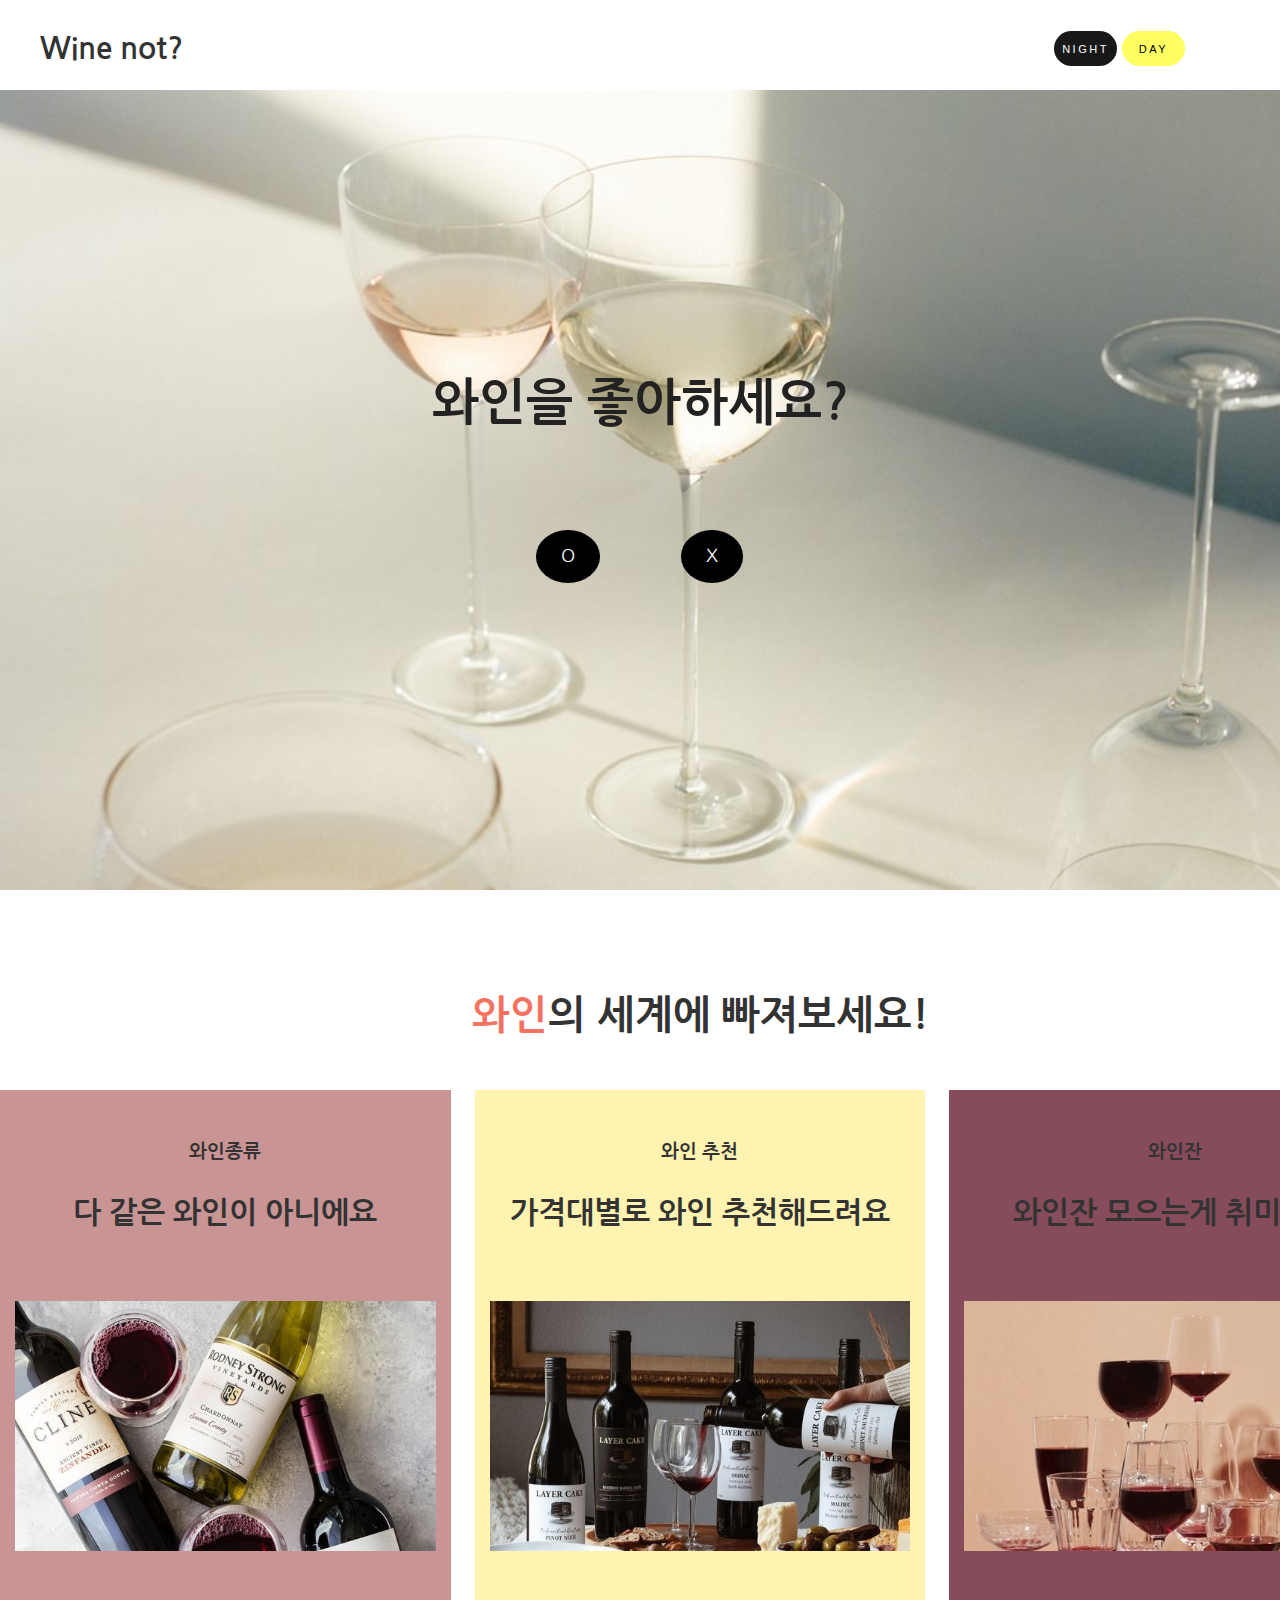
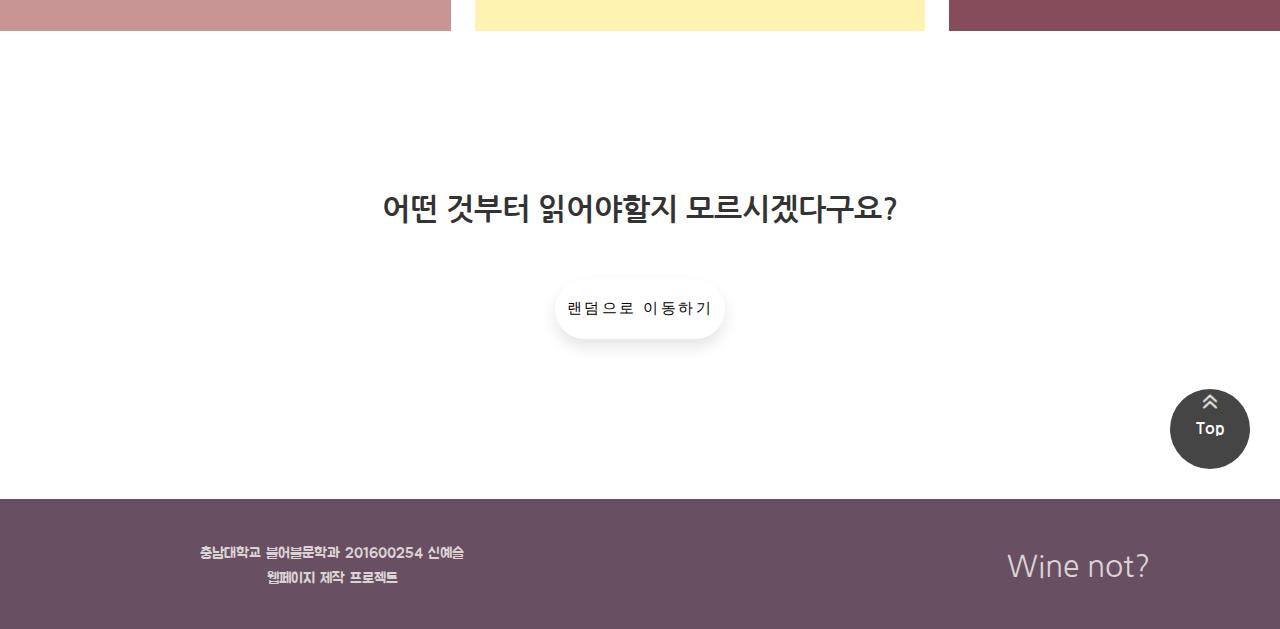
<file: index.html>
<!DOCTYPE html>
<html lang="ko">
<head>
    <meta charset="UTF-8">
    <title>Wine not?</title>
    <link rel="stylesheet" href="style.css">
    <script src="wine.js"></script>
    <script src="http://code.jquery.com/jquery-3.5.1.js"></script>
</head>
<body>
  <div class="wrap">
      <header>
        <ul class="header-list">
            <li><div class="mainLogo">Wine not?</div></li>
            <li>
                <input class="mainBtn" type="button" value="Day" name="white" onclick="modeChD(this.name)">
                <input class="mainBtn" type="button" value="Night" name="#50021c" onclick="modeChN(this.name)">
                
                </li>
        </ul>
      </header> 

   <!-- section.main  -->
    <section class="main">
        <div class="inner">
            <div class="mainTitle">
                <h2>와인을 좋아하세요?</h2>
                <a href="javascript:scroll(900, 900)" class="btnYes">O</a>
                <a href="#" class="btnNo" onclick="mainAlert()">X</a>
            </div>
        </div>

    </section>


    <!-- section.happy  --> 
   <section class="happy">
       <h2 id="text"><span class="colortext" >와인</span>의 세계에 빠져보세요!</h2>
       <ul>
           <li>
               <a href="page1.html">
                   <p>와인종류</p>
                   <h3>다 같은 와인이 아니에요</h3>
                   <p class="img"><img src="img/img05.jpg" ></p>
               </a>
           </li>
           <li>
               <a href="page2.html">
                   <p>와인 추천</p>
                   <h3>가격대별로 와인 추천해드려요</h3>
                   <p class="img"><img src="img/img222.jpg" alt="img5"></p>
               </a>
           </li>
           <li>
               <a href="page3.html">
                   <p>와인잔</p>
                   <h3>와인잔 모으는게 취미예요</h3>
                   <p class="img"><img src="img/img177.jpg" alt="img5"></p>
               </a>
           </li>
       </ul>
   </section> 

   <!-- section.random  -->

   <section class="random">
       <h2 id="which">어떤 것부터 읽어야할지 모르시겠다구요?</h2>
       <input type="button" value="랜덤으로 이동하기" onclick="load()">
   </section>


   <!-- section.disqus  -->
   <section class="disqus">

   
   <div id="disqus_thread"></div>
    <script>
    /**
    *  RECOMMENDED CONFIGURATION VARIABLES: EDIT AND UNCOMMENT THE SECTION BELOW TO INSERT DYNAMIC VALUES FROM YOUR PLATFORM OR CMS.
    *  LEARN WHY DEFINING THESE VARIABLES IS IMPORTANT: https://disqus.com/admin/universalcode/#configuration-variables    */
    /*
    var disqus_config = function () {
    this.page.url = PAGE_URL;  // Replace PAGE_URL with your page's canonical URL variable
    this.page.identifier = PAGE_IDENTIFIER; // Replace PAGE_IDENTIFIER with your page's unique identifier variable
    };
    */
    (function() { // DON'T EDIT BELOW THIS LINE
    var d = document, s = d.createElement('script');
    s.src = 'https://project-ucxaqgcarm.disqus.com/embed.js';
    s.setAttribute('data-timestamp', +new Date());
    (d.head || d.body).appendChild(s);
    })();
</script>
<noscript>Please enable JavaScript to view the <a href="https://disqus.com/?ref_noscript">comments powered by Disqus.</a></noscript>
</section>
    <!-- section.top  -->
      <a class="top" href="javascript:scroll(0,0)"><p>Top</p> </a>


    <!-- section.footer  -->
      <footer>
          <div class="adress">
             <p class="fname"> 
                충남대학교 불어불문학과 201600254 신예슬<br>
                웹페이지 제작 프로젝트
             </p>
             <p class="flogo"><a href="index.html">Wine not?</a></p>
          </div>
      </footer>
       
     
  </div> 
</body>
</html>
</file>
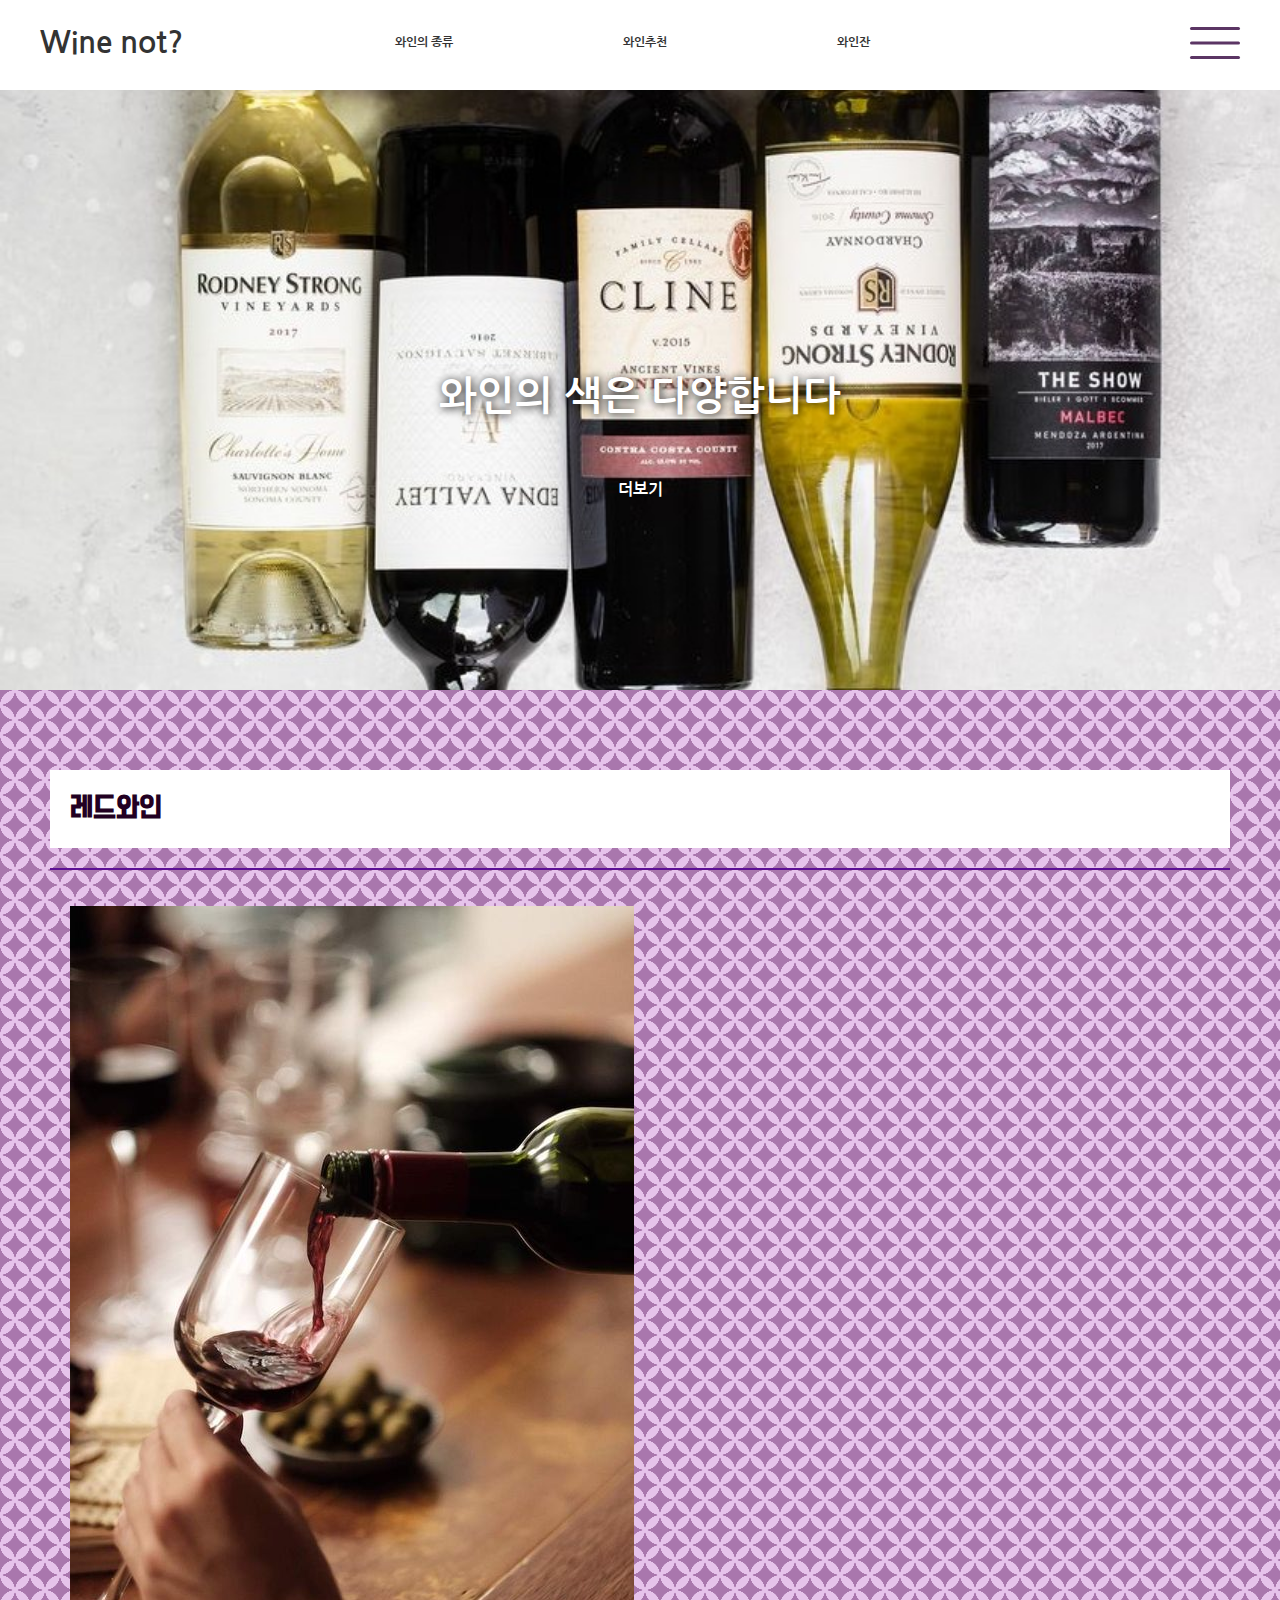
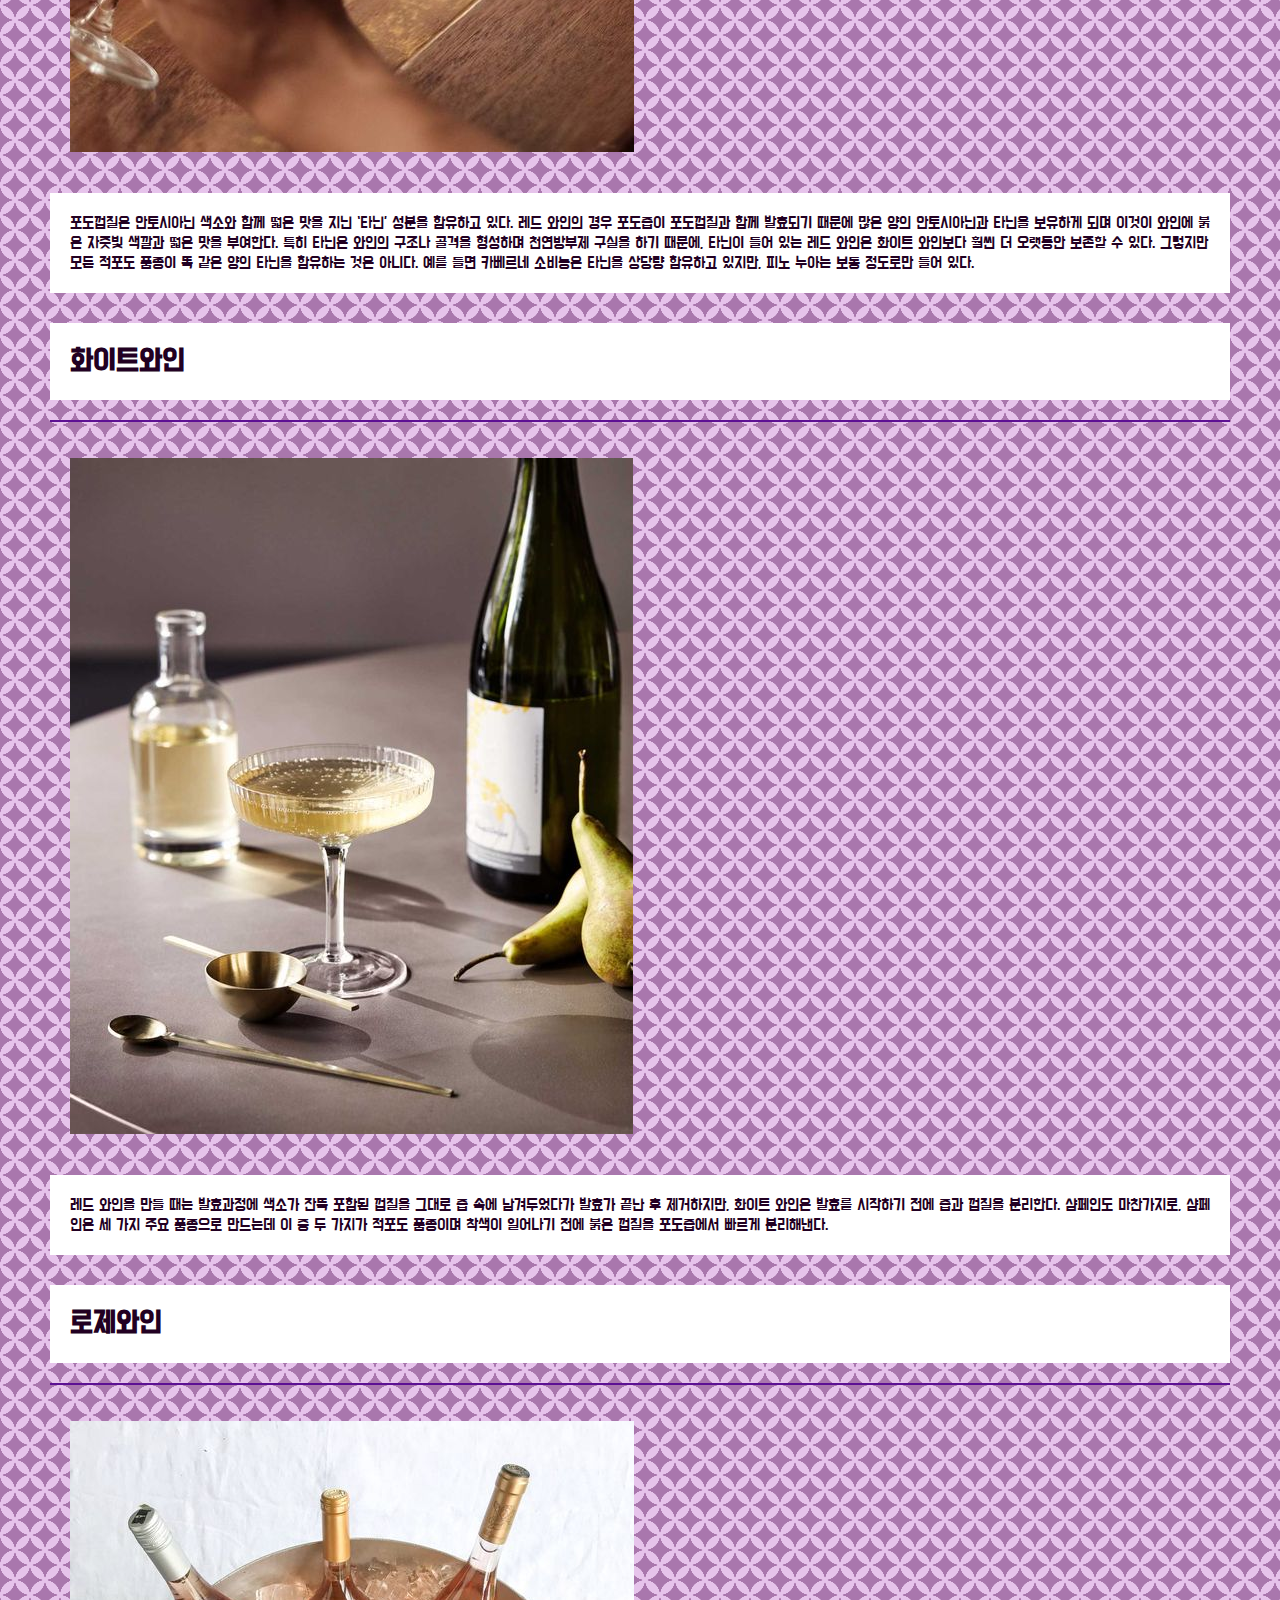
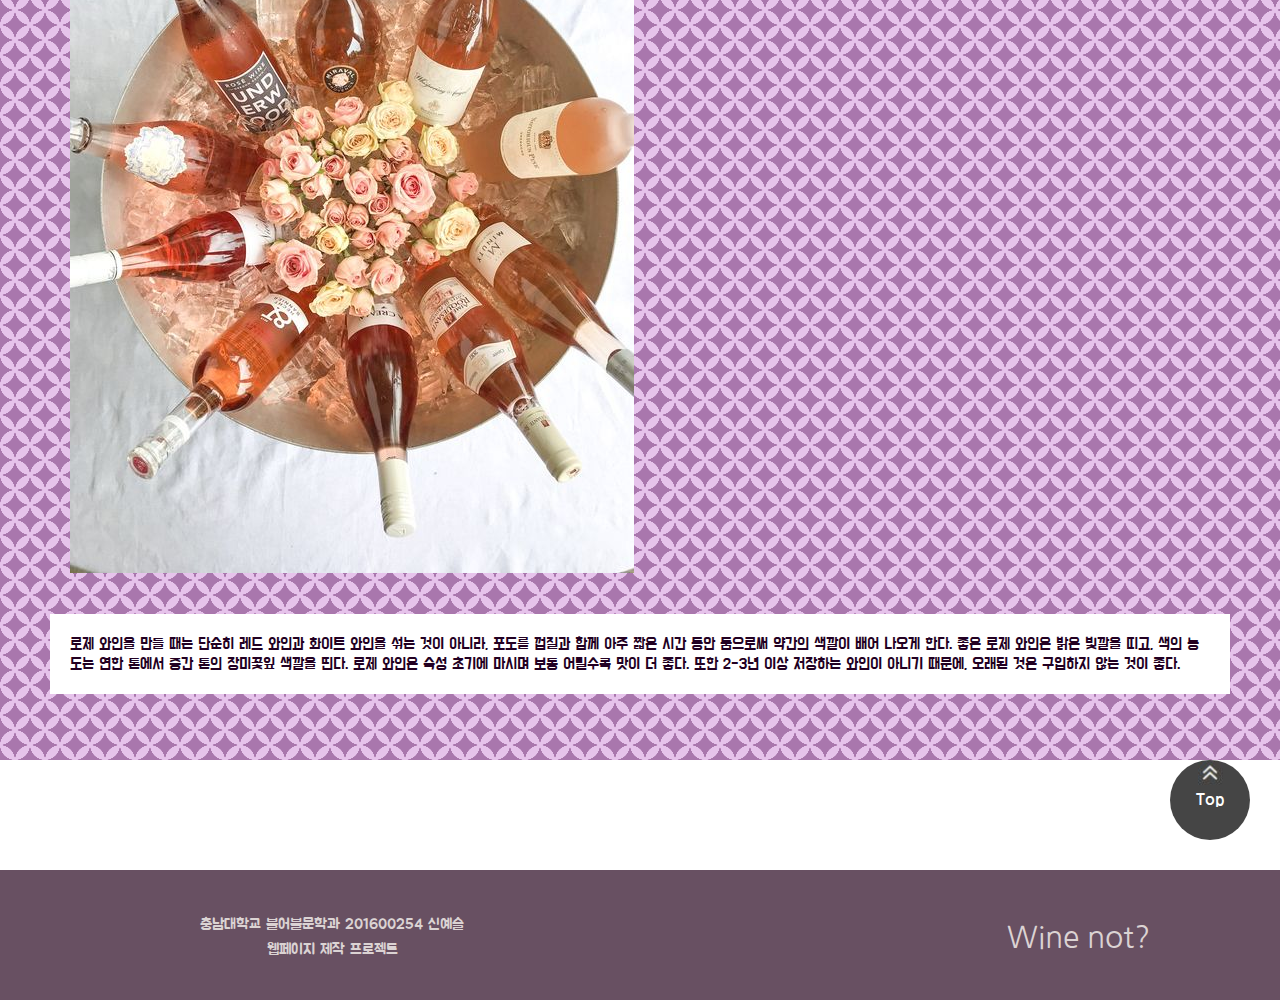
<file: page1.html>
<!DOCTYPE html>
<html lang="ko">
<head>
    <meta charset="UTF-8">
    <title>Wine not?</title>
    <link rel="stylesheet" href="style.css">
    <script src="wine.js"></script>
    <script src="http://code.jquery.com/jquery-3.5.1.js"></script>
</head>
<body>
  <div class="wrap">
      <header>
        <ul class="header-list">
            <li><a href="index.html"><div>Wine not?</div></a></li>

            <!-- section.sidebar  -->
            <li>
                <div>
                    <ul class="menu-ul">
                        <li><a href="page1.html">와인의 종류</a></li>
                        <li><a href="page2.html">와인추천</a></li>
                        <li><a href="page3.html">와인잔</a></li>

                    </ul>
                </div>
            </li>
            <li>
                <div>
                    <input type="checkbox" id="menuicon">
                    <label for="menuicon">
                        <span></span>
                        <span></span>
                        <span></span>
                    </label>
                    <div class="sidebar">
                        <ul class="sitemap-ul">
                            <li><a href="#"></a>
                                <ul>
                                    <li><a href="page1.html">첫번째 글</a></li>
                                </ul>
                            </li>
                            <li><a href="#"></a>
                                <ul>
                                    <li><a href="page2.html">첫번째 글</a></li>
                                </ul>
                            </li>
                            <li><a href="#"></a>
                                <ul>
                                    <li><a href="page3.html">첫번째 글</a></li>
                                </ul>
                            </li>
                        </ul>
                    </div>			
                </div>
            </li>
        </ul>
      </header> 


    <!-- section.title  -->
    <section class="title1">
        <div class="inner">
            <div class="mainTitle">
                <h2>와인의 색은 다양합니다</h2>
                <a href="javascript:scroll(700, 700)" class="goDown"><p>더보기</p> </a>
            </div>
        </div>

    </section>

    <!-- section.content  -->
    <section class="type">
        <h2>레드와인</h2>
        <hr>
        <p class="img"><img src="img/img07.jpg"></p>
        <p>포도껍질은 안토시아닌 색소와 함께 떫은 맛을 지닌 ‘타닌’ 성분을 함유하고 있다. 레드 와인의 경우 포도즙이 포도껍질과 함께 발효되기 때문에 많은 양의 안토시아닌과 타닌을 보유하게 되며 이것이 와인에 붉은 자줏빛 색깔과 떫은 맛을 부여한다. 특히 타닌은 와인의 구조나 골격을 형성하며 천연방부제 구실을 하기 때문에, 타닌이 들어 있는 레드 와인은 화이트 와인보다 훨씬 더 오랫동안 보존할 수 있다. 그렇지만 모든 적포도 품종이 똑 같은 양의 타닌을 함유하는 것은 아니다. 예를 들면 카베르네 소비뇽은 타닌을 상당량 함유하고 있지만, 피노 누아는 보통 정도로만 들어 있다.
            </p>
        
        <h2>화이트와인</h2>
        <hr>
        <p class="img"><img src="img/img23.jpg"></p>
        <p>레드 와인을 만들 때는 발효과정에 색소가 잔뜩 포함된 껍질을 그대로 즙 속에 남겨두었다가 발효가 끝난 후 제거하지만, 화이트 와인은 발효를 시작하기 전에 즙과 껍질을 분리한다. 샴페인도 마찬가지로, 샴페인은 세 가지 주요 품종으로 만드는데 이 중 두 가지가 적포도 품종이며 착색이 일어나기 전에 붉은 껍질을 포도즙에서 빠르게 분리해낸다.
            </p>
        
        <h2>로제와인</h2>
        <hr>
        <p class="img"><img src="img/img06.jpg"></p>
        <p>로제 와인을 만들 때는 단순히 레드 와인과 화이트 와인을 섞는 것이 아니라, 포도를 껍질과 함께 아주 짧은 시간 동안 둠으로써 약간의 색깔이 배어 나오게 한다. 좋은 로제 와인은 밝은 빛깔을 띠고, 색의 농도는 연한 톤에서 중간 톤의 장미꽃잎 색깔을 띤다. 로제 와인은 숙성 초기에 마시며 보통 어릴수록 맛이 더 좋다. 또한 2-3년 이상 저장하는 와인이 아니기 때문에, 오래된 것은 구입하지 않는 것이 좋다.
            </p>
        
    </section>
  
    
            <!-- section.top  -->
           <a class="top" href="javascript:scroll(0,0)"><p>Top</p> </a>



          <!-- section.footer  -->
          <footer>
              <div class="adress">
                 <p class="fname"> 
                    충남대학교 불어불문학과 201600254 신예슬<br>
                    웹페이지 제작 프로젝트
                 </p>
                 <p class="flogo"><a href="index.html">Wine not?</a></p>
              </div>
          </footer>
     
              
                    
  
     
  </div> 
</body>
</html>
</file>
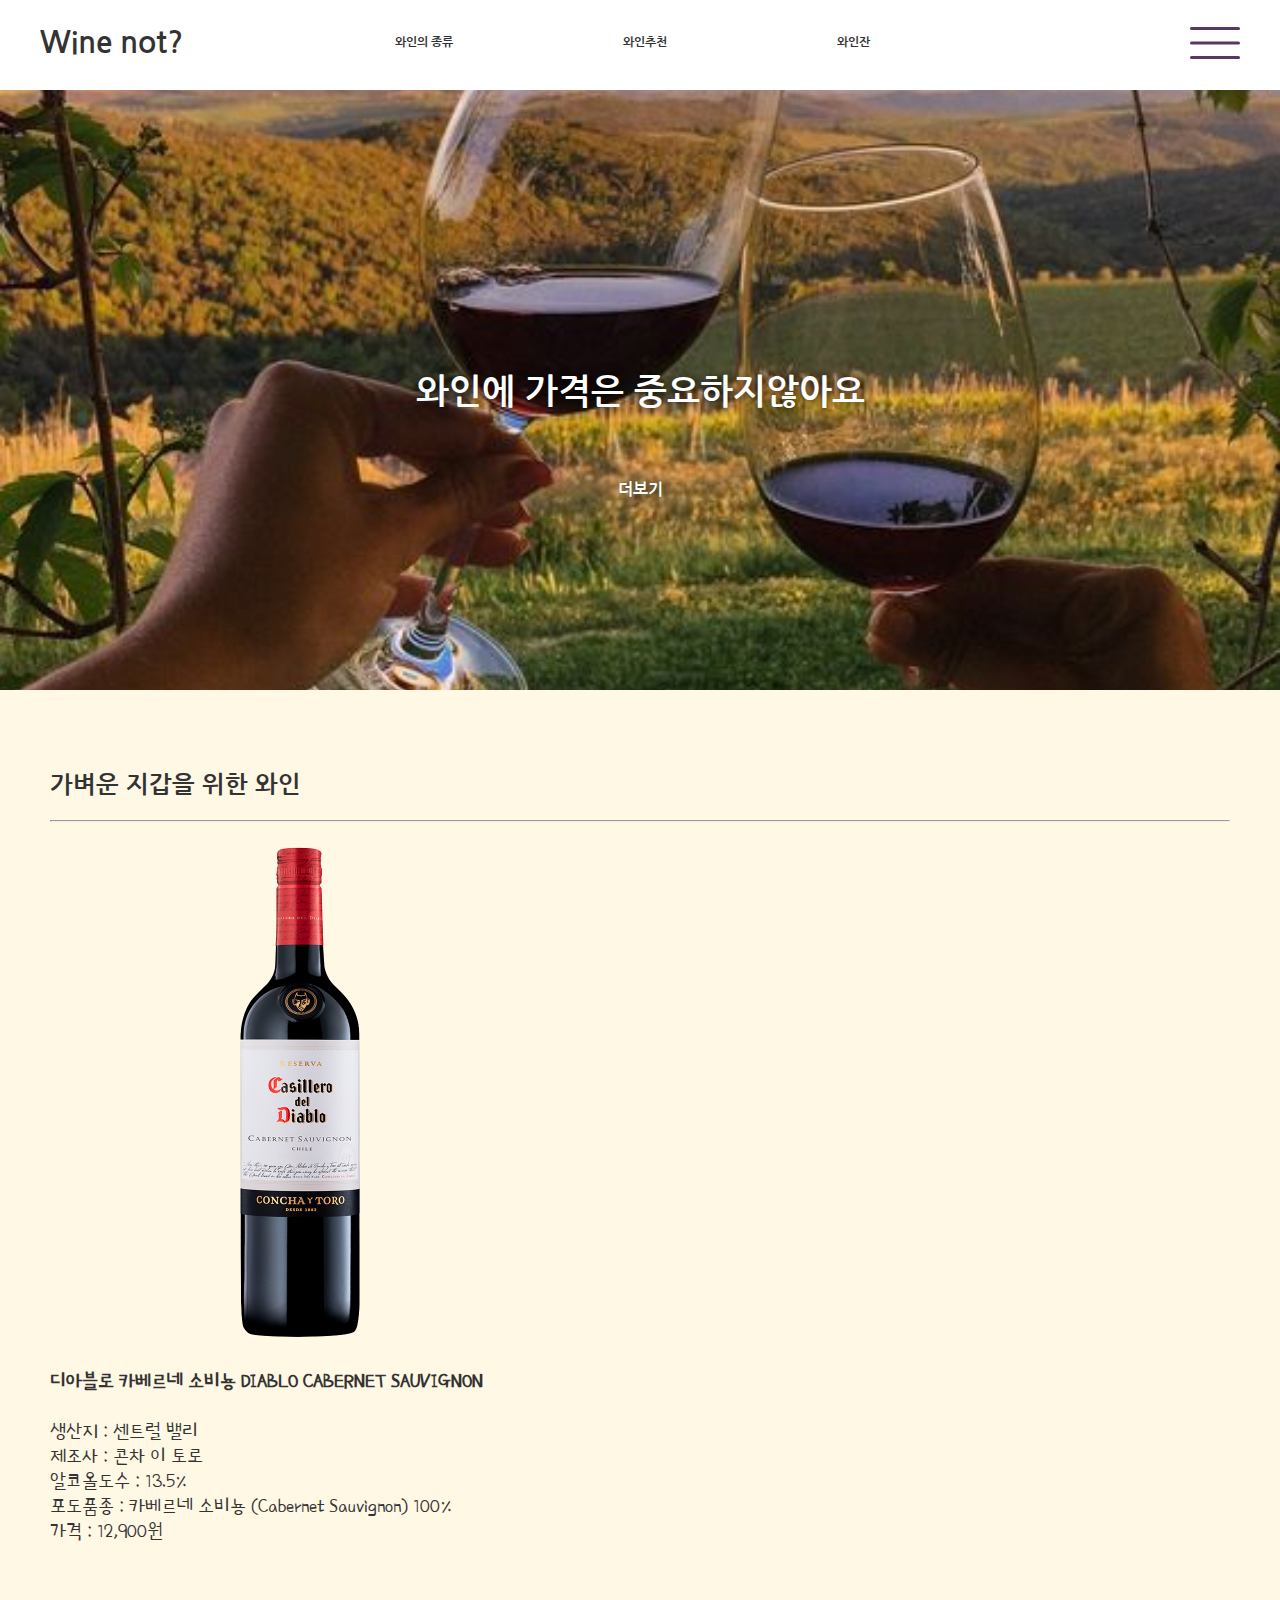
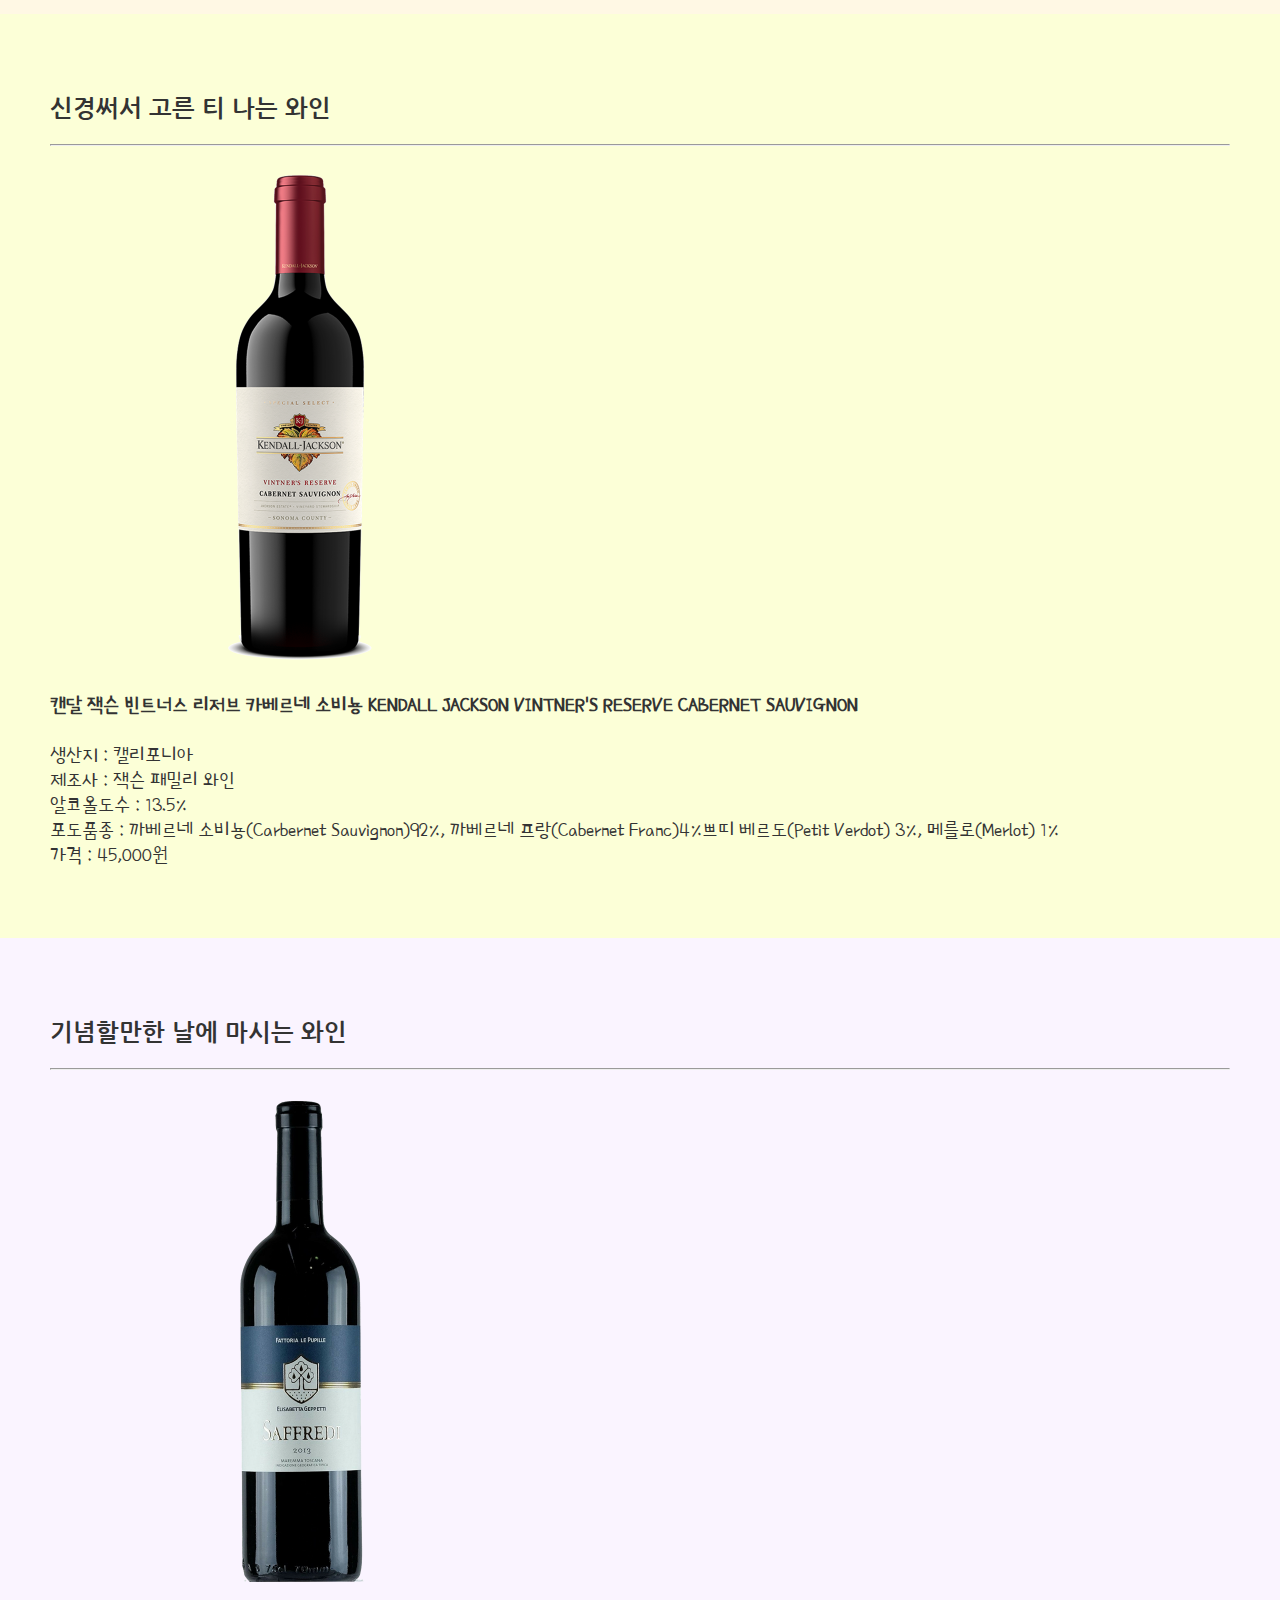
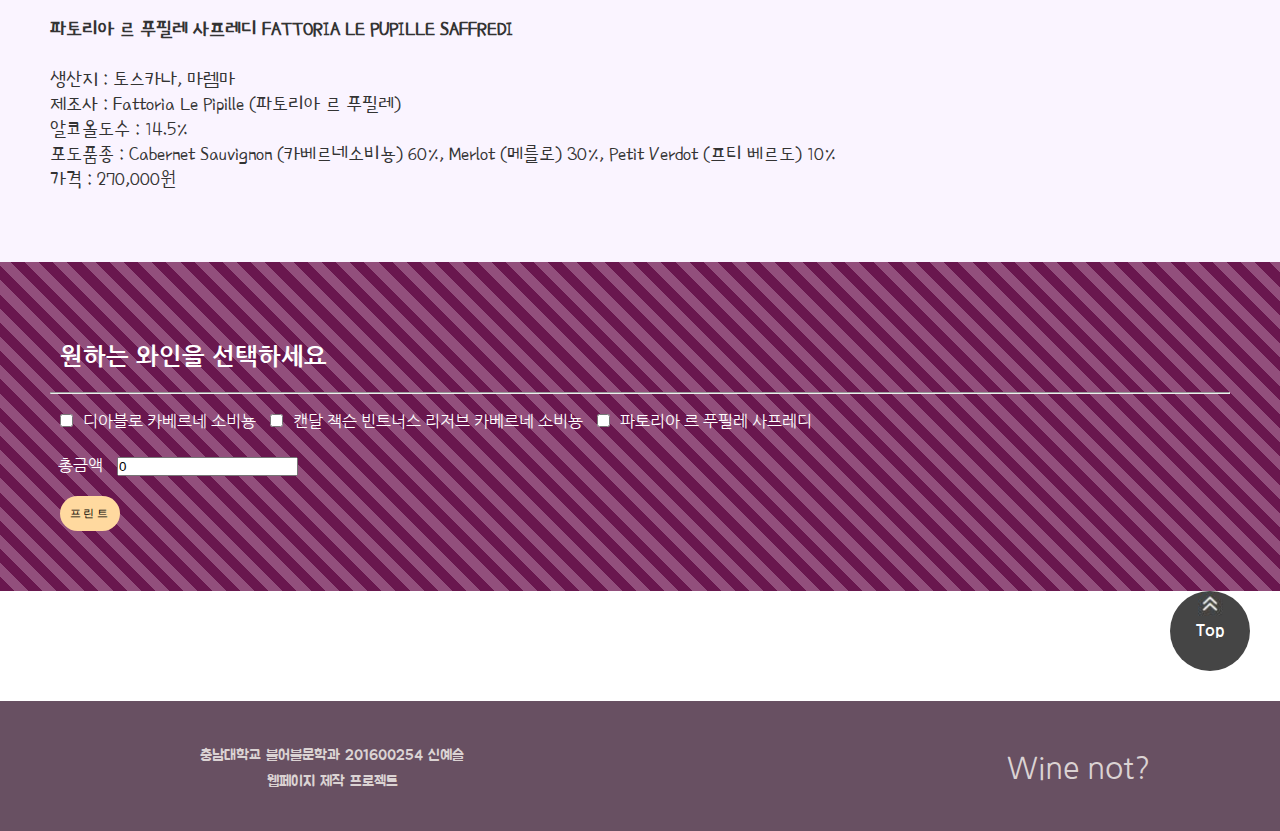
<file: page2.html>
<!DOCTYPE html>
<html lang="ko">
<head>
    <meta charset="UTF-8">
    <title>Wine not?</title>
    <link rel="stylesheet" href="style.css">
    <script src="wine.js"></script>
    <script src="http://code.jquery.com/jquery-3.5.1.js"></script>
</head>
<body>
  <div class="wrap">
      <header>
        <ul class="header-list">
            <li><a href="index.html"><div>Wine not?</div></a></li>

            <!-- section.sidebar  -->
            <li>
                <div>
                    <ul class="menu-ul">
                        <li><a href="page1.html">와인의 종류</a></li>
                        <li><a href="page2.html">와인추천</a></li>
                        <li><a href="page3.html">와인잔</a></li>

                    </ul>
                </div>
            </li>
            <li>
                <div>
                    <input type="checkbox" id="menuicon">
                    <label for="menuicon">
                        <span></span>
                        <span></span>
                        <span></span>
                    </label>
                    <div class="sidebar">
                        <ul class="sitemap-ul">
                            <li><a href="#"></a>
                                <ul>
                                    <li><a href="page1.html">첫번째 글</a></li>
                                </ul>
                            </li>
                            <li><a href="#"></a>
                                <ul>
                                    <li><a href="page2.html">첫번째 글</a></li>
                                </ul>
                            </li>
                            <li><a href="#"></a>
                                <ul>
                                    <li><a href="page3.html">첫번째 글</a></li>
                                </ul>
                            </li>
                        </ul>
                    </div>			
                </div>
            </li>
        </ul>
      </header> 
    
    
   <!-- section.title  -->
    <section class="title2">
        <div class="inner">
            <div class="mainTitle">
                <h3>와인에 가격은 중요하지않아요</h3>
                <a href="javascript:scroll(700, 700)" class="goDown"><p>더보기</p> </a>
            </div>
        </div>
    </section>


    <!-- section.content  -->

    <section class="lowP">
        <h2>가벼운 지갑을 위한 와인</h2>
        <hr>
        <p class="img"><img src="img/wine1.png"></p>
        <p><span>디아블로 카베르네 소비뇽
            DIABLO CABERNET SAUVIGNON</span><br><br>
            생산지 : 센트럴 밸리<br>
            제조사 : 콘차 이 토로<br>
            알코올도수 : 13.5%<br>
            포도품종 : 카베르네 소비뇽 (Cabernet Sauvignon) 100%<br>
            가격 : 12,900원
        </p>
    </section>
    <section class="mediumP">
        <h2>신경써서 고른 티 나는 와인</h2>
        <hr>
        <p class="img"><img src="img/wine2.png"></p>
        <p><span>캔달 잭슨 빈트너스 리저브 카베르네 소비뇽
            KENDALL JACKSON VINTNER'S RESERVE CABERNET SAUVIGNON</span><br><br>
            
             생산지 : 캘리포니아<br>
             제조사 : 잭슨 패밀리 와인<br>
             알코올도수 : 13.5%<br>
             포도품종 : 까베르네 소비뇽(Carbernet Sauvignon)92%, 까베르네 프랑(Cabernet Franc)4%쁘띠 베르도(Petit Verdot) 3%, 메를로(Merlot) 1%<br>
             가격 : 45,000원
            </p>
             
        
    </section>
    <section class="highP">
        <h2>기념할만한 날에 마시는 와인</h2>
        <hr>
        <p class="img"><img src="img/wine3.png"></p>
        <p><span>파토리아 르 푸필레 사프레디
            FATTORIA LE PUPILLE SAFFREDI</span><br><br>
            생산지 : 토스카나, 마렘마<br>
            제조사 : Fattoria Le Pipille (파토리아 르 푸필레)<br>
            알코올도수 : 14.5%<br>
            포도품종 : Cabernet Sauvignon (카베르네소비뇽) 60%, Merlot (메를로) 30%, Petit Verdot (프티 베르도) 10%<br>
            가격 : 270,000원
        </p>
            
        
    </section>

    <!-- section.cal  -->

    <scetion class="cal">
        <h2>원하는 와인을 선택하세요</h2>
        <hr>
        <input type="checkbox" name="wine1" value="12900" onclick="calc(this)">디아블로 카베르네 소비뇽
        <input type="checkbox" name="wine2" value="45000" onclick="calc(this)">캔달 잭슨 빈트너스 리저브 카베르네 소비뇽
        <input type="checkbox" name="wine3" value="270000" onclick="calc(this)">파토리아 르 푸필레 사프레디<br>
        &nbsp; 총금액 <input type="text" id="sumtext" value="0" > 
        <input type="button" class="print" value="프린트"
        onclick="window.print()">
    </scetion>

    
           <!-- section.top  -->
          <a class="top" href="javascript:scroll(0,0)"><p>Top</p> </a>

          <!-- section.footer  -->
          <footer>
              <div class="adress">
                 <p class="fname"> 
                    충남대학교 불어불문학과 201600254 신예슬<br>
                    웹페이지 제작 프로젝트
                 </p>
                 <p class="flogo"><a href="index.html">Wine not?</a></p>
              </div>
          </footer>
  

  </div> 
</body>
</html>
</file>
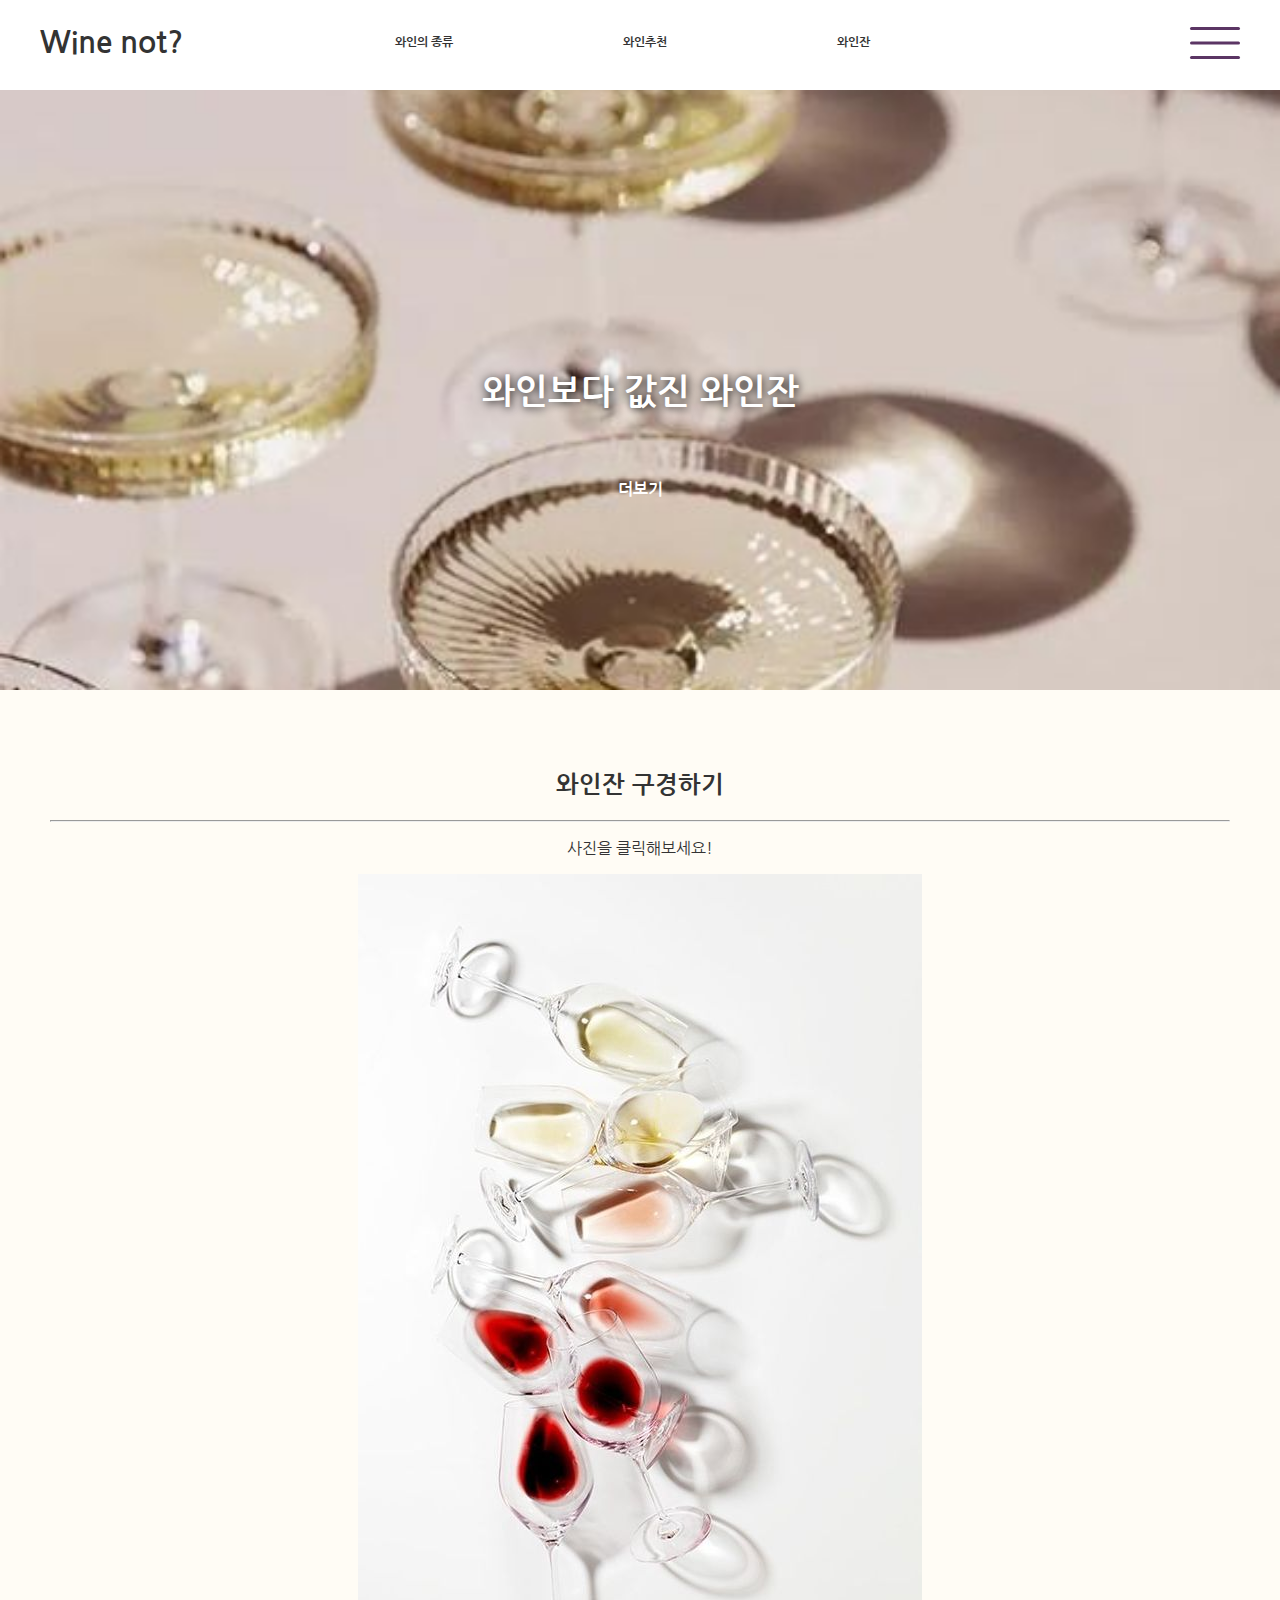
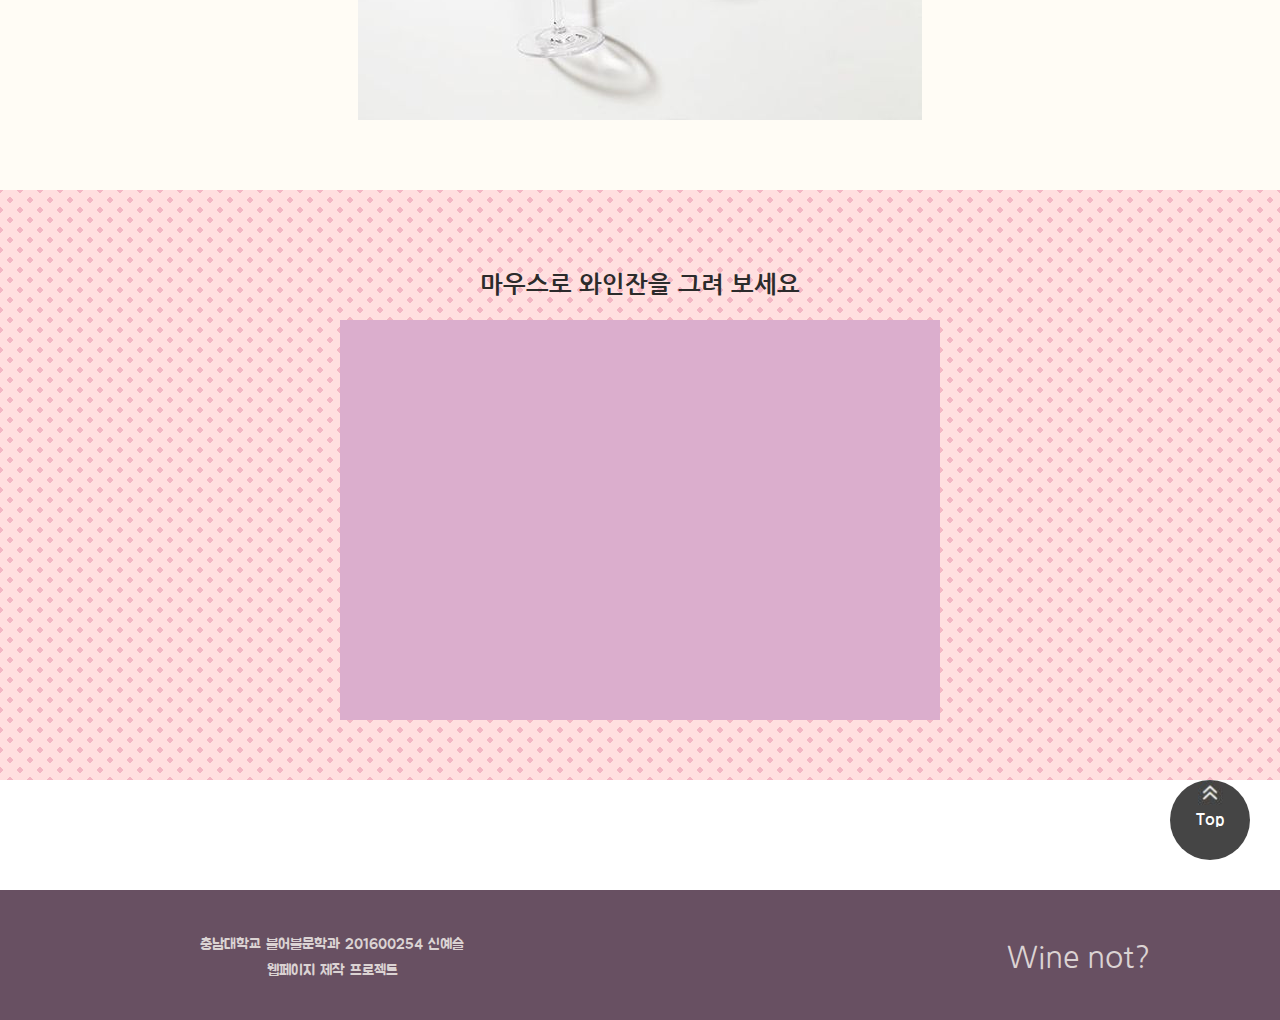
<file: page3.html>
<!DOCTYPE html>
<html lang="ko">
<head>
    <meta charset="UTF-8">
    <title>Wine not?</title>
    <link rel="stylesheet" href="style.css">
    <script src="wine.js"></script>
    <script src="http://code.jquery.com/jquery-3.5.1.js"></script>
</head>
<body onload="init()"> 
  <div class="wrap">
      <header>
        <ul class="header-list">
            <li><a href="index.html"><div>Wine not?</div></a></li>

            <!-- section.sidebar  -->
            <li>
                <div>
                    <ul class="menu-ul">
                        <li><a href="page1.html">와인의 종류</a></li>
                        <li><a href="page2.html">와인추천</a></li>
                        <li><a href="page3.html">와인잔</a></li>

                    </ul>
                </div>
            </li>
            <li>
                <div>
                    <input type="checkbox" id="menuicon">
                    <label for="menuicon">
                        <span></span>
                        <span></span>
                        <span></span>
                    </label>
                    <div class="sidebar">
                        <ul class="sitemap-ul">
                            <li><a href="#"></a>
                                <ul>
                                    <li><a href="page1.html">첫번째 글</a></li>
                                </ul>
                            </li>
                            <li><a href="#"></a>
                                <ul>
                                    <li><a href="page2.html">첫번째 글</a></li>
                                </ul>
                            </li>
                            <li><a href="#"></a>
                                <ul>
                                    <li><a href="page3.html">첫번째 글</a></li>
                                </ul>
                            </li>
                        </ul>
                    </div>			
                </div>
            </li>
        </ul>
      </header> 
    
   <!-- section.title  -->
    <section class="title3">
        <div class="inner">
            <div class="mainTitle">
                <h3>와인보다 값진 와인잔</h3>
                <a href="javascript:scroll(700, 700)" class="goDown"><p>더보기</p> </a>
            </div>
        </div>
    </section>



    <!-- section.content  -->
    <section class="glass">
        <h2>와인잔 구경하기</h2>
        <hr>
        <p>사진을 클릭해보세요!</p>
        <p class="img"><img src="img/img18.jpg" onclick="change(this)"></p>
    </section>

    <section class="draw">
        <h2>마우스로 와인잔을 그려 보세요</h2>
        <canvas id="myCanvas" style="background-color:rgb(219, 174, 205)" width="600" height="400">
        </canvas>
    </section>

  
    
           <!-- section.top  -->
          <a class="top" href="javascript:scroll(0,0)"><p>Top</p> </a>
          

          <!-- section.footer  -->
          <footer>
              <div class="adress">
                 <p class="fname"> 
                    충남대학교 불어불문학과 201600254 신예슬<br>
                    웹페이지 제작 프로젝트
                 </p>
                 <p class="flogo"><a href="index.html">Wine not?</a></p>
              </div>
          </footer>
     
              

          
     
  </div> 
</body>
</html>
</file>
<file: style.css>
/* 인코딩할때 한국어 깨짐방지 */
@charset "utf-8";
/* 구글폰트사용 */
@import url('https://fonts.googleapis.com/css?family=Nanum+Gothic:400,700&display=swap');
@import url('https://fonts.googleapis.com/css2?family=Do+Hyeon&family=Jua&family=Poor+Story&display=swap');
/*reset 웹페이지 기본속성 제거*/
* {margin: 0; padding: 0; }
li{list-style: none;}
a {color: inherit; text-decoration: none;} /* 텍스트컬러 부모속성 받기 */

/*layout*/
body {font-family: 'Nanum Gothic',sans-serif; font-size: 16px; color: #333; line-height: 1.25;}
header {width: 100%; height: 90px; background: #fff; box-shadow: 0 4px 10px rgba(0, 0, 0, 0.1);position: relative;}
.header-list {width:1200px;margin:0 auto;font-size:0;padding:20px 40px 0 40px; position: relative;}
.header-list > li {font-size:12px;display:inline-block;vertical-align:middle;}
.header-list > li:nth-child(1) {font-size:20px;width:200px;}
.header-list > li:nth-child(2) {width:calc(100% - 250px);}
.header-list > li:nth-child(3) {width:50px;}
.header-list > li > div {width:auto; font-weight: bold; } 
.header-list > li > input{ border-radius: 50%; display: block; padding: 5px 5px; margin-right: 5px; margin-top: 10px; width: 63px;
    height: 35px;  font-family: 'Roboto', sans-serif; font-size: 11px;  text-transform: uppercase; letter-spacing: 2.5px; font-weight: 500; border-radius: 45px; transition: all 0.3s ease 0s;  cursor: pointer; outline: none; border: none; }
.header-list > li .mainBtn:nth-child(1){float: right; color: black; background-color: rgb(255, 255, 97); }
.header-list > li .mainBtn:nth-child(2){float: right; color: rgb(255, 255, 255); background-color: rgb(24, 24, 24); }

.header-list > li > .mainLogo{margin-top: 10px; font-size: 30px;}
.header-list li a div{width:auto; font-weight: bold; font-size: 30px;}

/* menubar */
.menu-ul {font-size:0;}
.menu-ul > li {font-size:12px;display:inline-block;vertical-align:middle;margin-left: 140px;}
.menu-ul > li > a {display:block;width:auto;padding:15px;}

input[id="menuicon"] {display:none;}
input[id="menuicon"] + label {display:block;position:relative;width:100%;height:40px;cursor:pointer;}
input[id="menuicon"] + label span {display:block;position:absolute;width:100%;height:3px;border-radius:30px;background:rgb(91, 53, 100);transition:all .35s;}
input[id="menuicon"] + label span:nth-child(1) {top:10%;}
input[id="menuicon"] + label span:nth-child(2) {top:50%;transform:translateY(-50%);} 
input[id="menuicon"] + label span:nth-child(3) {bottom:10%;}
input[id="menuicon"]:checked + label {z-index:2;}
input[id="menuicon"]:checked + label span:nth-child(1) {top:50%;transform:translateY(-50%) rotate(45deg);}
input[id="menuicon"]:checked + label span:nth-child(2) {opacity:0;}
input[id="menuicon"]:checked + label span:nth-child(3) {bottom:50%;transform:translateY(50%) rotate(-45deg);}
div[class="sidebar"] {width:100%;height:0px;background:rgb(215, 196, 219);position:fixed;top:76px;left:0;z-index:1;transition:all .35s;overflow:hidden;}
input[id="menuicon"]:checked + label + div {height:100px;}

.sitemap-ul {font-size:0;width:1200px;margin:15px auto;text-align:center;}
.sitemap-ul > li {font-size:12px;display:inline-block;vertical-align:top;width:20%;}


/*main*/
.main {width: 100%; height: auto; background-image: url(img/img03.jpg); background-size: cover; background-position:center; background-repeat: no-repeat; position: relative;}
.main .inner {width: 900px; height: 800px;margin: 0 auto;  position: relative;}
.main .inner .mainTitle {width: 653px; height: auto; }
.main .inner .mainTitle h2{ position: absolute; top: 35%; left: 50%; transform: translateX(-50%); font-size: 50px; line-height: 1.3; color: #222; animation-name: titani;  animation-duration: 1s;}
@keyframes titani {
    0%{opacity: 0; top:0;}
    30%{opacity: 0; top:0;}
    100%{opacity: 1; top:35%;}
}

.main .inner .mainTitle .btnYes {position: absolute; border-radius: 50%; left: 42%; transform: translateX(-50%); top:55%; display: inline-block; padding: 15px 25px; font-size: 18px; color: #fff; background: #000; animation-name: titani-btn; animation-duration: 2s;}
.main .inner .mainTitle .btnYes:hover {
    background-color: #68072c;
}

.main .inner .mainTitle .btnNo {position: absolute; border-radius:50%; left: 58%; transform: translateX(-50%); top:55%; display: inline-block; padding: 15px 25px; font-size: 18px; color: #fff; background: #000; animation-name: titani-btn; animation-duration: 2s;}
.main .inner .mainTitle .btnNo:hover {
    background-color: #68072c;
}

@keyframes titani-btn {
    0%{opacity: 0;  top: 70%;}
    30%{opacity: 0; top: 70%;}
    100%{opacity: 1; top:55%; }
}



/*happy*/
.happy {width: 1400px; margin: 0 auto; color: #333; margin-top: 100px;}
.happy h2{ text-align:center;font-size: 40px; font-weight: bold; margin-bottom: 50px;}
.happy h2 .colortext { color: #f57260;}
.happy ul {width: 100%; height: auto; margin: 0 auto;  overflow: hidden;}

/* 자식요소에 float주면 부모요소의 높이값이 상실됨 따라서 부모에 overflow hidden 추가해야함 */
.happy ul li {float: left; width: 32.2%; margin-right: 1.7%; margin-bottom: 80px; background:  #c99494;}
.happy ul li:nth-child(2){background: #fff3b1;}
.happy ul li:nth-child(3){margin-right: 0; background: #864c5b;}
.happy ul li a {display: block; width: 100%; height: 100%; padding: 50px 15px 50px 15px;  box-sizing: border-box; position: relative; overflow: hidden; text-align: center;}
.happy ul li p {font-size: 19px; margin-bottom: 30px; font-weight: bold;}
.happy ul li h3 {font-size: 30px; margin-bottom: 70px;}
.happy ul li p.img {height: 250px; ;  overflow: hidden;}
.happy ul li p.img img {width: 100%;  transition: all 0.3s;}
/* 확대모션 */
.happy ul li a:hover .img img {
    transform: scale(1.2); transition: all 1s;
}



/* title */
.title1 {width: 100%; height: 600px; background-image: url(img/img122.jpg); background-size: cover; background-position:center; background-repeat: no-repeat; position: relative;}
.title1 .inner {width: 900px; height: 800px;margin: 0 auto;  position: relative;}
.title1 .inner .mainTitle {width: 653px; height: auto; }
.title1 .inner .mainTitle h2{ position: absolute; top: 35%; left: 50%; transform: translateX(-50%); font-size: 40px; line-height: 1.3; color: rgb(255, 255, 255);text-shadow: 1px 1px 10px #000;}
.title1 .inner .mainTitle h3{ position: absolute; top: 35%; left: 50%; transform: translateX(-50%); font-size: 35px; line-height: 1.3; color: #222;}
.title1 .inner .mainTitle a{display: block; width:100%; height: 100%; }
.title1 .inner .mainTitle p{ font-size: 16px; font-weight: bold; color: #fff; position:absolute; top:50%; left: 50%; transform: translate(-50%, -50%);}

.title2 {width: 100%; height: 600px; background-image: url(img/img09.jpg); background-size: cover; background-position:center; background-repeat: no-repeat; position: relative;}
.title2 .inner {width: 900px; height: 800px;margin: 0 auto;  position: relative;}
.title2 .inner .mainTitle {width: 653px; height: auto; }
.title2 .inner .mainTitle h3{ position: absolute; top: 35%; left: 50%; transform: translateX(-50%); font-size: 35px; line-height: 1.3; color: rgb(255, 255, 255);text-shadow: 1px 1px 10px #000;}
.title2 .inner .mainTitle a{display: block; width:100%; height: 100%; }
.title2 .inner .mainTitle p{ font-size: 16px; font-weight: bold; color: #fff; position:absolute; top:50%; left: 50%; transform: translate(-50%, -50%);}

.title3 {width: 100%; height: 600px; background-image: url(img/img24.jpg); background-size: cover; background-position:center; background-repeat: no-repeat; position: relative;}
.title3 .inner {width: 900px; height: 800px;margin: 0 auto;  position: relative;}
.title3 .inner .mainTitle {width: 653px; height: auto; }
.title3 .inner .mainTitle h3{ position: absolute; top: 35%; left: 50%; transform: translateX(-50%); font-size: 35px; line-height: 1.3; color: rgb(255, 255, 255);text-shadow: 1px 1px 10px #000;}
.title3 .inner .mainTitle a{display: block; width:100%; height: 100%; }
.title3 .inner .mainTitle p{ font-size: 16px; font-weight: bold; color: #fff; position:absolute; top:50%; left: 50%; transform: translate(-50%, -50%);}


/* type */
.type{ display: block; padding: 50px 50px; font-family: 'Do Hyeon', sans-serif; color: rgb(34, 0, 34);background-color: rgb(230, 195, 235);
    background-image: radial-gradient(closest-side, transparent 98%, rgb(169, 119, 173) 100%), radial-gradient(closest-side, transparent 98%, rgb(169, 119, 173) 100%);
    background-position: 0 0, 15px 15px;
    background-size: 30px 30px;}
.type h2{margin-bottom: 20px; margin-top: 30px; background-color: white; padding: 20px 20px; font-size: 30px;}
.type hr{background-color: rgb(93, 16, 148); height: 2px; border: none;}
.type p{display: block;
    margin-block-start: 1em;
    margin-block-end: 1em;
    margin-inline-start: 0px;
    margin-inline-end: 0px; background-color: white; padding: 20px 20px}
.type .img{background: none;}



.lowP{ display: block; padding: 50px 50px; background-color: rgb(255, 248, 228); } 
.lowP h2{margin-bottom: 20px; margin-top: 30px;}
.lowP p{display: block;
    margin-block-start: 1em;
    margin-block-end: 1em;
    margin-inline-start: 0px;
    margin-inline-end: 0px; font-family: 'Poor Story', cursive;font-size: 20px;}
.lowP p span{
    font-weight: bold; font-size: 20px;
}
.mediumP{ display: block; padding: 50px 50px; background-color: rgb(252, 255, 215);}
.mediumP h2{margin-bottom: 20px; margin-top: 30px; }
.mediumP p{display: block;
    margin-block-start: 1em;
    margin-block-end: 1em;
    margin-inline-start: 0px;
    margin-inline-end: 0px; font-family: 'Poor Story', cursive; font-size: 20px;}
.mediumP p span{
    font-weight: bold; font-size: 20px;
}
.highP{ display: block; padding: 50px 50px; background-color: rgb(250, 244, 255);}
.highP h2{margin-bottom: 20px; margin-top: 30px;}
.highP p{display: block;
    margin-block-start: 1em;
    margin-block-end: 1em;
    margin-inline-start: 0px;
    margin-inline-end: 0px; font-family: 'Poor Story', cursive;font-size: 20px;}
.highP p span{
    font-weight: bold; font-size: 20px;
}



/* cal */
.cal{ display: block; padding: 50px 50px; background-color: rgb(105, 23, 78);color: rgb(255, 255, 255);background: repeating-linear-gradient(45deg,rgb(105, 23, 78), rgb(105, 23, 78) 10px, rgb(146, 79, 124) 0, rgb(146, 79, 124) 20px);}
.cal h2{margin-bottom: 20px; margin-top: 30px; margin-left: 10px; }
.cal p{font-weight: bold; margin-top: 10px;}
.cal input{margin:10px 10px 10px 10px; margin-top: 20px;}
.cal .print{ border-radius: 50%; display: block; padding: 5px 5px; margin-right: 5px; margin-top: 10px; width: 60px;
    height: 35px;  font-family: 'Roboto', sans-serif; font-size: 11px;  text-transform: uppercase; letter-spacing: 2.5px; font-weight: 500; border-radius: 45px; transition: all 0.3s ease 0s;  cursor: pointer; outline: none; border: none; background-color: rgb(255, 217, 159);}

    

/* glass */
.glass{ display: block; padding: 50px 50px; background-color: rgb(255, 252, 245); text-align: center; } 
.glass h2{margin-bottom: 20px; margin-top: 30px;}
.glass p{display: block;
    margin-block-start: 1em;
    margin-block-end: 1em;
    margin-inline-start: 0px;
    margin-inline-end: 0px;} 
.glass .img{cursor:pointer;}



/* rondom */
.random{ text-align:center; display: block; padding: 50px 50px; }
.random h2{font-size: 30px; font-weight: bold; margin-bottom: 50px;margin-top:30px;}
.random input {
    width: 170px;
    height: 60px;
    font-family: 'Roboto', sans-serif;
    font-size: 15px;
    text-transform: uppercase;
    letter-spacing: 2.5px;
    font-weight: 500;
    color: #000;
    background-color: #fff;
    border: none;
    border-radius: 45px;
    box-shadow: 0px 8px 15px rgba(0, 0, 0, 0.1);
    transition: all 0.3s ease 0s;
    cursor: pointer;
    outline: none;
    }
.random input:hover {
    background-color: #ffee8b;
    box-shadow: 0px 15px 20px#e0dcc6;
    color: rgb(71, 15, 29);
    transform: translateY(-7px);
}


/* draw */
.draw{ display: block; padding: 50px 50px; background: rgb(255, 223, 223);
    background-image: radial-gradient(rgb(243, 182, 195) 20%, transparent 0), radial-gradient(rgb(243, 182, 195) 20%, transparent 0);
    background-position: 0 0, 10px 10px;
    background-size: 20px 20px;}
.draw h2{margin-bottom: 20px; margin-top: 30px; text-align: center; color: rgb(43, 43, 43); font-weight: bold;}
.draw canvas{ margin: 10px 10px;  margin-left: auto;
    margin-right: auto;
    display: block;}


/*footer*/
footer {width: 100%; height: 130px; background: #685062; color: #dbd3d3; overflow: hidden; }
footer .adress{width: 1400px; margin: 0 auto; line-height: 1.7; margin-top: 7px;}
footer .adress .fname {float: left; margin: 35px; text-align:center; font-size: 15px; font-family: 'Jua', sans-serif; margin-left: 200px;}
footer .adress .flogo {float: right; font-size: 30px; margin-top: 35px; margin-right: 250px;}


/* top */
.top {float: right; margin-right: 30px; margin-bottom: 30px; width: 80px; height: 80px; background: #454545; border-radius: 50%; background-image: url(
    img/arrow.JPG); background-repeat: no-repeat; background-size: 25px; background-position: top; position: relative;} 
.top a{display: block; width:100%; height: 100%; }
.top p{ font-size: 16px; font-weight: bold; color: #fff; position:absolute; top:50%; left: 50%; transform: translate(-50%, -50%);}
</file>
